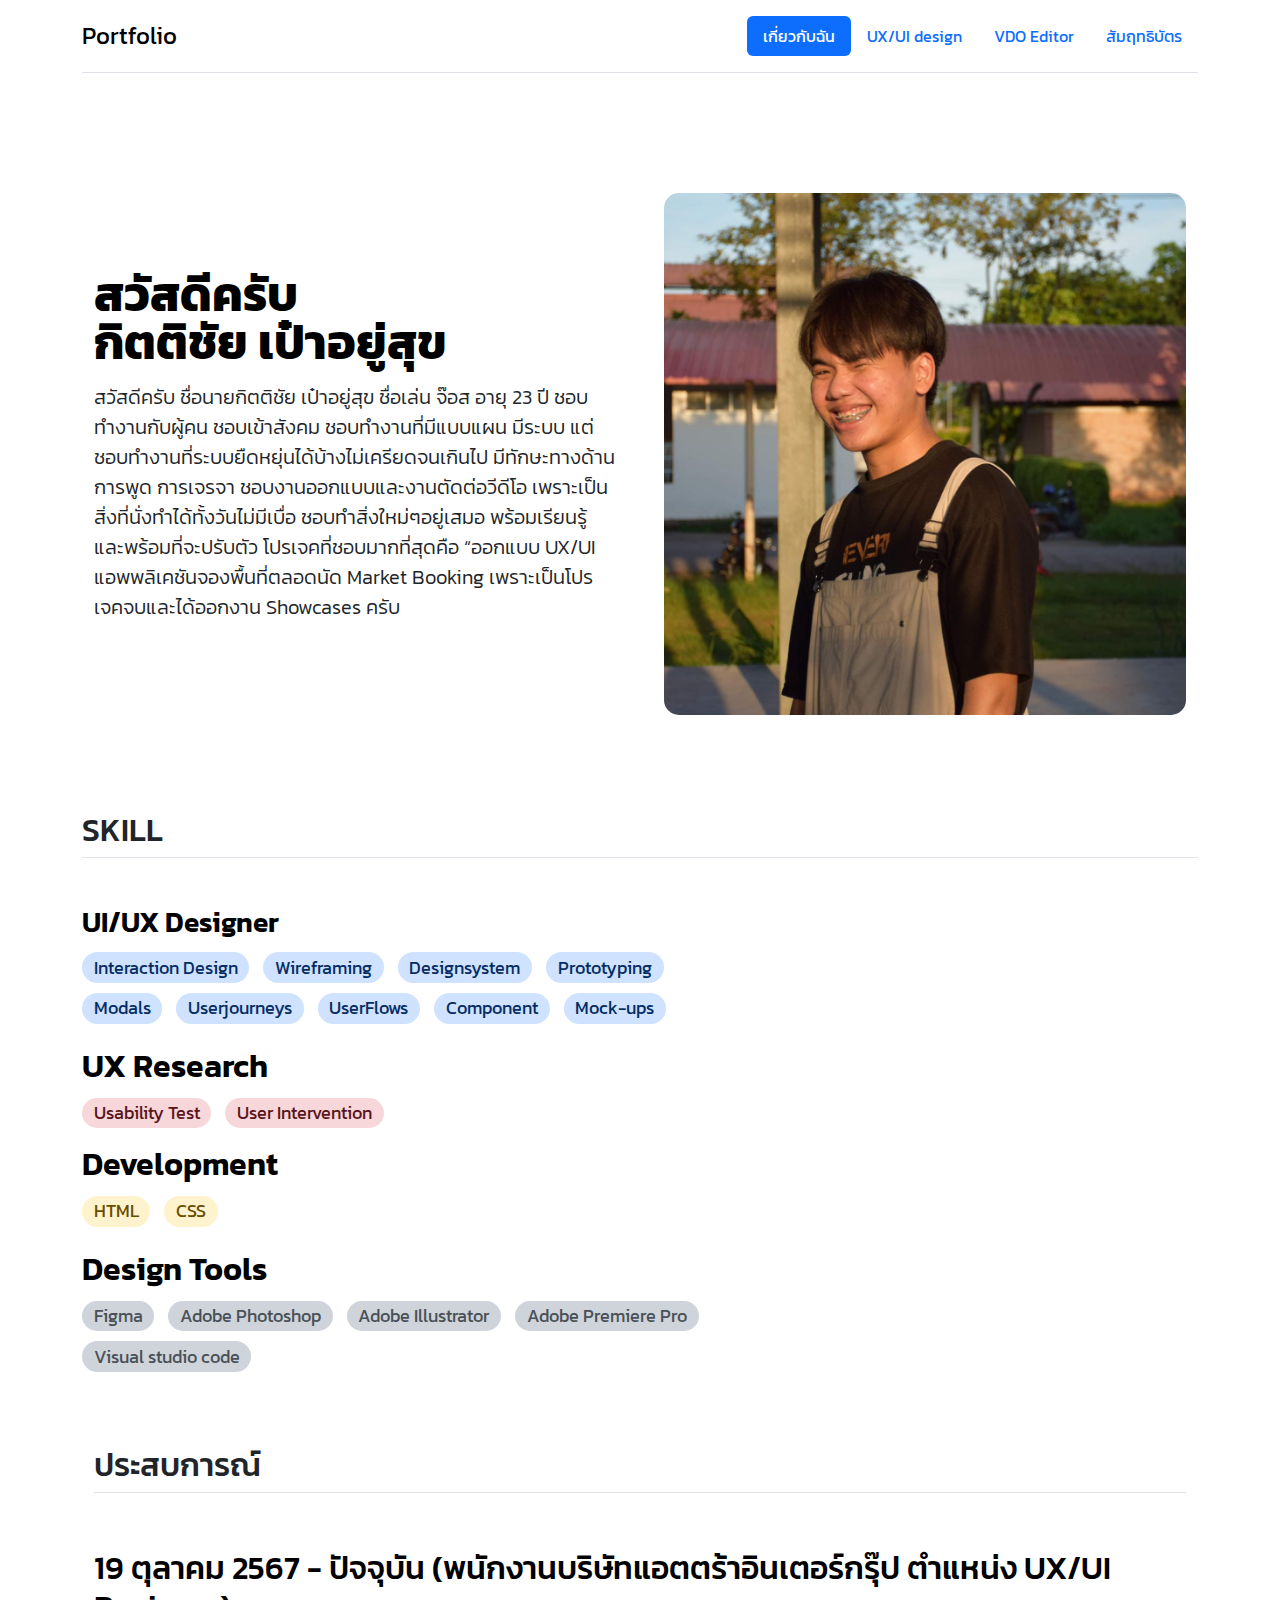
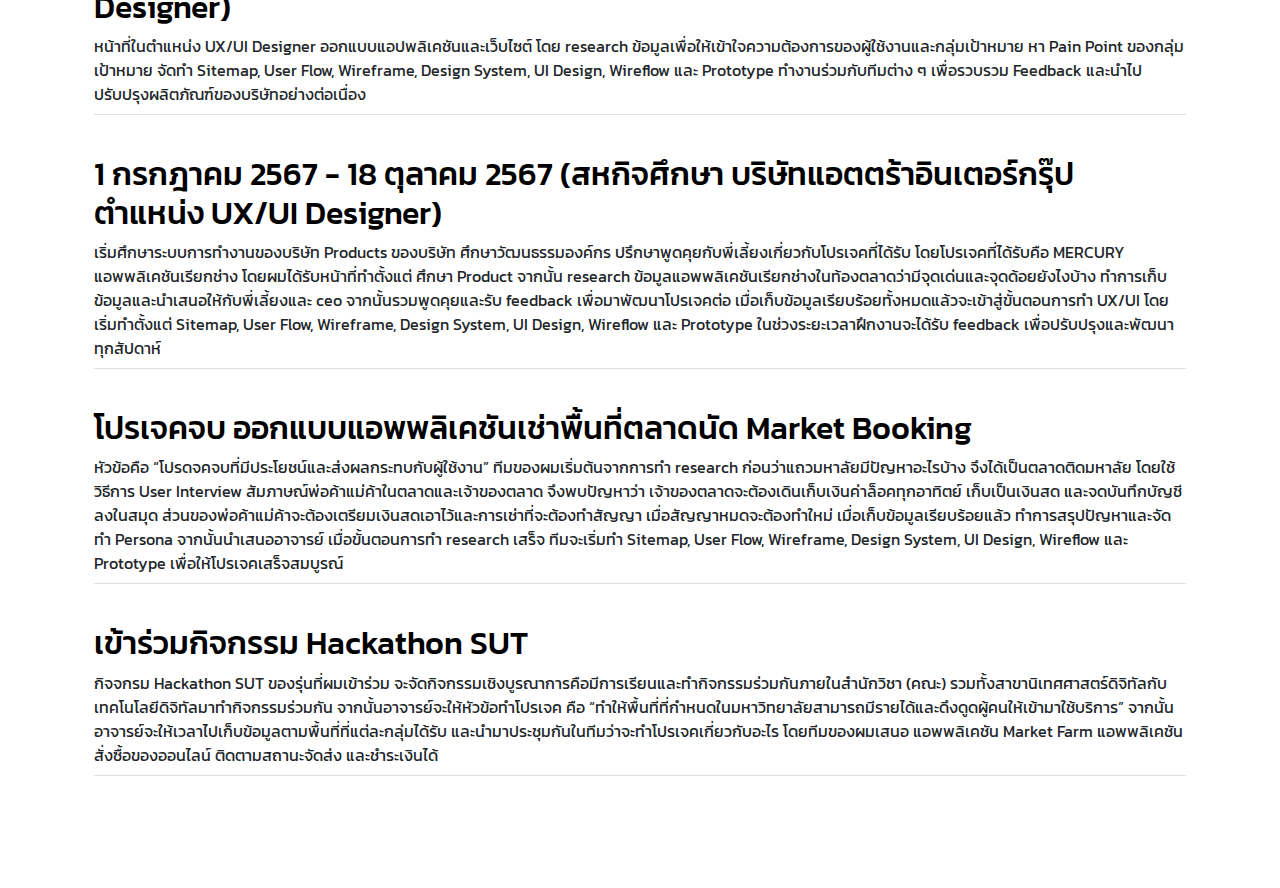
<file: index.html>
<!DOCTYPE html>
<html lang="en">

<head>
    <meta charset="UTF-8">
    <meta name="viewport" content="width=device-width, initial-scale=1.0">
    <title>Portfolio</title>

    <link rel="stylesheet" href="css/bootstrap.min.css">
    <link rel="stylesheet" href="css/style.css">

    <link rel="preconnect" href="https://fonts.googleapis.com">
    <link rel="preconnect" href="https://fonts.gstatic.com" crossorigin>
    <link
        href="https://fonts.googleapis.com/css2?family=Kanit:ital,wght@0,100;0,200;0,300;0,400;0,500;0,600;0,700;0,800;0,900;1,100;1,200;1,300;1,400;1,500;1,600;1,700;1,800;1,900&display=swap"
        rel="stylesheet">
</head>

<body>

    <!-- NavBar -->
    <div class="container">
        <header class="d-flex flex-wrap justify-content-center py-3 mb-4 border-bottom">
            <a href="/"
                class="d-flex align-items-center mb-3 mb-md-0 me-md-auto link-body-emphasis text-decoration-none">

                <span class="fs-4">Portfolio</span>
            </a>

            <ul class="nav nav-pills">
                <li class="nav-item"><a href="#" class="nav-link active" aria-current="page">เกี่ยวกับฉัน</a></li>
                <li class="nav-item"><a href="Design.html" class="nav-link">UX/UI design</a></li>
                <li class="nav-item"><a href="Editor.html" class="nav-link">VDO Editor</a></li>
                <li class="nav-item"><a href="certificate.html" class="nav-link">สัมฤทธิบัตร</a></li>
            </ul>
        </header>
    </div>
    <!-- End NavBar -->

    <!-- Hero -->
    <div class="container col-xxl-8 px-4 py-5">
        <div class="row flex-lg-row-reverse align-items-center g-5 py-5">
            <div class="col-10 col-sm-8 col-lg-6">
                <img src="img/306734688_3227551147574041_3974107875338018247_n.jpg" class="d-block mx-lg-auto img-fluid"
                    alt="Bootstrap Themes" width="700" height="500" loading="lazy" style="border-radius: 15px;">
            </div>
            <div class="col-lg-6">
                <h1 class="display-5 fw-bold text-body-emphasis lh-1 mb-3">สวัสดีครับ <br>กิตติชัย เป๋าอยู่สุข</h1>
                <p class="lead">สวัสดีครับ ชื่อนายกิตติชัย เป๋าอยู่สุข ชื่อเล่น จ๊อส อายุ 23 ปี ชอบทำงานกับผู้คน
                    ชอบเข้าสังคม ชอบทำงานที่มีแบบแผน มีระบบ แต่ชอบทำงานที่ระบบยืดหยุ่นได้บ้างไม่เครียดจนเกินไป
                    มีทักษะทางด้านการพูด การเจรจา ชอบงานออกแบบและงานตัดต่อวีดีโอ
                    เพราะเป็นสิ่งที่นั่งทำได้ทั้งวันไม่มีเบื่อ ชอบทำสิ่งใหม่ๆอยู่เสมอ พร้อมเรียนรู้และพร้อมที่จะปรับตัว
                    โปรเจคที่ชอบมากที่สุดคือ “ออกแบบ UX/UI แอพพลิเคชันจองพื้นที่ตลอดนัด Market Booking
                    เพราะเป็นโปรเจคจบและได้ออกงาน Showcases ครับ</Portal>
                </p>

            </div>
        </div>
    </div>
    <!-- End Hero -->

    <!-- Badgus1 -->
    <div class="container">
        <h2 class="pb-2 border-bottom">SKILL</h2>
        <div class="col-lg-7">
            <h3 class="display-10 fw-semibold  text-body-emphasis lh-1 mb-3" style="margin-top: 50px;">UI/UX Designer</h2>
                
                <span class="badge bg-primary-subtle fw-normal text-primary-emphasis rounded-pill"
                    style="font-size: 18px; margin-right: 10px; margin-bottom: 10px;">Interaction Design</span>

                <span class="badge bg-primary-subtle fw-normal text-primary-emphasis rounded-pill"
                    style="font-size: 18px; margin-right: 10px; margin-bottom: 10px;">Wireframing</span>

                <span class="badge bg-primary-subtle fw-normal text-primary-emphasis rounded-pill"
                    style="font-size: 18px; margin-right: 10px; margin-bottom: 10px;">Designsystem</span>

                <span class="badge bg-primary-subtle fw-normal text-primary-emphasis rounded-pill"
                    style="font-size: 18px; margin-right: 10px; margin-bottom: 10px;">Prototyping</span>

                <span class="badge bg-primary-subtle fw-normal text-primary-emphasis rounded-pill"
                    style="font-size: 18px; margin-right: 10px; margin-bottom: 10px;">Modals</span>

                <span class="badge bg-primary-subtle fw-normal text-primary-emphasis rounded-pill"
                    style="font-size: 18px; margin-right: 10px; margin-bottom: 10px;">Userjourneys</span>

                <span class="badge bg-primary-subtle fw-normal text-primary-emphasis rounded-pill"
                    style="font-size: 18px; margin-right: 10px; margin-bottom: 10px;">UserFlows</span>

                <span class="badge bg-primary-subtle fw-normal text-primary-emphasis rounded-pill"
                    style="font-size: 18px; margin-right: 10px; margin-bottom: 10px;">Component</span>

                <span class="badge bg-primary-subtle fw-normal text-primary-emphasis rounded-pill"
                    style="font-size: 18px; margin-right: 10px; margin-bottom: 10px;">Mock-ups</span>
                </p>
        </div>

        <div class="col-lg-7" style="margin-bottom: 10px;">
            <h2 class="display-10 fw-semibold text-body-emphasis lh-1 mb-3">UX Research</h2>

            <span class="badge bg-danger-subtle fw-normal text-danger-emphasis rounded-pill"
                style="font-size: 18px; margin-right: 10px; margin-bottom: 10px;">Usability Test</span>

            <span class="badge bg-danger-subtle fw-normal text-danger-emphasis rounded-pill"
                style="font-size: 18px; margin-right: 10px; margin-bottom: 10px;">User Intervention</span>
        </div>

        <div class="col-lg-7" style="margin-top: 10px;">
            <h2 class="display-10 fw-semibold text-body-emphasis lh-1 mb-3">Development</h2>

            <span class="badge bg-warning-subtle fw-normal text-warning-emphasis rounded-pill"
                style="font-size: 18px; margin-right: 10px; margin-bottom: 10px;">HTML</span>
            <span class="badge bg-warning-subtle fw-normal text-warning-emphasis rounded-pill"
                style="font-size: 18px; margin-right: 10px; margin-bottom: 10px;">CSS</span>
            </p>
        </div>

        <div class="col-lg-7">
            <h2 class="display-10 fw-semibold text-body-emphasis lh-1 mb-3">Design Tools</h2>

            <span class="badge bg-dark-subtle fw-normal text-dark-emphasis rounded-pill"
                style="font-size: 18px; margin-right: 10px; margin-bottom: 10px;">Figma</span>
            <span class="badge bg-dark-subtle fw-normal text-dark-emphasis rounded-pill"
                style="font-size: 18px; margin-right: 10px; margin-bottom: 10px;">Adobe
                Photoshop</span>
            <span class="badge bg-dark-subtle fw-normal text-dark-emphasis rounded-pill"
                style="font-size: 18px; margin-right: 10px; margin-bottom: 10px;">Adobe
                Illustrator</span>
            <span class="badge bg-dark-subtle fw-normal text-dark-emphasis rounded-pill"
                style="font-size: 18px; margin-right: 10px; margin-bottom: 10px;">Adobe Premiere
                Pro</span>
            <span class="badge bg-dark-subtle fw-normal text-dark-emphasis rounded-pill"
                style="font-size: 18px; margin-right: 10px; margin-bottom: 10px;">Visual studio
                code</span>
            </p>
        </div>
    </div>
    <!-- End Badgus1 -->



    <!-- ประสบการณ์ -->
    <div class="container px-4 py-5" id="featured-3">
        <h2 class="pb-2 border-bottom">ประสบการณ์</h2>
        <div class="row g-4 py-5 row-cols-1 row-cols-lg-">
            <div class="feature col">
                <h3 class="fs-2 text-body-emphasis">19 ตุลาคม 2567 - ปัจจุบัน (พนักงานบริษัทแอตตร้าอินเตอร์กรุ๊ป ตำแหน่ง
                    UX/UI Designer)</h3>
                <p class="pb-2 border-bottom">หน้าที่ในตำแหน่ง UX/UI Designer ออกแบบแอปพลิเคชันและเว็บไซต์ โดย research
                    ข้อมูลเพื่อให้เข้าใจความต้องการของผู้ใช้งานและกลุ่มเป้าหมาย หา Pain Point ของกลุ่มเป้าหมาย จัดทำ
                    Sitemap, User Flow, Wireframe, Design System, UI Design, Wireflow และ Prototype ทำงานร่วมกับทีมต่าง
                    ๆ เพื่อรวบรวม Feedback และนำไปปรับปรุงผลิตภัณฑ์ของบริษัทอย่างต่อเนื่อง</p>

            </div>
            <div class="feature col">

                <h3 class="fs-2 text-body-emphasis">1 กรกฎาคม 2567 - 18 ตุลาคม 2567 (สหกิจศึกษา
                    บริษัทแอตตร้าอินเตอร์กรุ๊ป ตำแหน่ง UX/UI Designer)</h3>

                <p class="pb-2 border-bottom">เริ่มศึกษาระบบการทำงานของบริษัท Products ของบริษัท ศึกษาวัฒนธรรมองค์กร
                    ปรึกษาพูดคุยกับพี่เลี้ยงเกี่ยวกับโปรเจคที่ได้รับ โดยโปรเจคที่ได้รับคือ MERCURY แอพพลิเคชันเรียกช่าง
                    โดยผมได้รับหน้าที่ทำตั้งแต่ ศึกษา Product จากนั้น research
                    ข้อมูลแอพพลิเคชันเรียกช่างในท้องตลาดว่ามีจุดเด่นและจุดด้อยยังไงบ้าง
                    ทำการเก็บข้อมูลและนำเสนอให้กับพี่เลี้ยงและ ceo จากนั้นรวมพูดคุยและรับ feedback เพื่อมาพัฒนาโปรเจคต่อ
                    เมื่อเก็บข้อมูลเรียบร้อยทั้งหมดแล้วจะเข้าสู่ขั้นตอนการทำ UX/UI โดยเริ่มทำตั้งแต่ Sitemap, User Flow,
                    Wireframe, Design System, UI Design, Wireflow และ Prototype ในช่วงระยะเวลาฝึกงานจะได้รับ feedback
                    เพื่อปรับปรุงและพัฒนาทุกสัปดาห์</p>

            </div>
            <div class="feature col">

                <h3 class="fs-2 text-body-emphasis">โปรเจคจบ ออกแบบแอพพลิเคชันเช่าพื้นที่ตลาดนัด Market Booking</h3>
                <p class="pb-2 border-bottom">หัวข้อคือ “โปรดจคจบที่มีประโยชน์และส่งผลกระทบกับผู้ใช้งาน”
                    ทีมของผมเริ่มต้นจากการทำ research
                    ก่อนว่าแถวมหาลัยมีปัญหาอะไรบ้าง จึงได้เป็นตลาดติดมหาลัย โดยใช้วิธีการ User Interview
                    สัมภาษณ์พ่อค้าแม่ค้าในตลาดและเจ้าของตลาด จึงพบปัญหาว่า
                    เจ้าของตลาดจะต้องเดินเก็บเงินค่าล็อคทุกอาทิตย์ เก็บเป็นเงินสด และจดบันทึกบัญชีลงในสมุด
                    ส่วนของพ่อค้าแม่ค้าจะต้องเตรียมเงินสดเอาไว้และการเช่าที่จะต้องทำสัญญา เมื่อสัญญาหมดจะต้องทำใหม่
                    เมื่อเก็บข้อมูลเรียบร้อยแล้ว ทำการสรุปปัญหาและจัดทำ Persona จากนั้นนำเสนออาจารย์ เมื่อขั้นตอนการทำ
                    research เสร็จ ทีมจะเริ่มทำ Sitemap, User Flow, Wireframe, Design System, UI Design, Wireflow และ
                    Prototype เพื่อให้โปรเจคเสร็จสมบูรณ์</p>

                </a>
            </div>

            <div class="feature col">
                <h3 class="fs-2 text-body-emphasis">เข้าร่วมกิจกรรม Hackathon SUT</h3>
                <p class="pb-2 border-bottom">กิจจกรม Hackathon SUT ของรุ่นที่ผมเข้าร่วม
                    จะจัดกิจกรรมเชิงบูรณาการคือมีการเรียนและทำกิจกรรมร่วมกันภายในสำนักวิชา (คณะ)
                    รวมทั้งสาขานิเทศศาสตร์ดิจิทัลกับเทคโนโลยีดิจิทัลมาทำกิจกรรมร่วมกัน จากนั้นอาจารย์จะให้หัวข้อทำโปรเจค
                    คือ “ทำให้พื้นที่ที่กำหนดในมหาวิทยาลัยสามารถมีรายได้และดึงดูดผู้คนให้เข้ามาใช้บริการ”
                    จากนั้นอาจารย์จะให้เวลาไปเก็บข้อมูลตามพื้นที่ที่แต่ละกลุ่มได้รับ
                    และนำมาประชุมกันในทีมว่าจะทำโปรเจคเกี่ยวกับอะไร โดยทีมของผมเสนอ แอพพลิเคชัน Market Farm
                    แอพพลิเคชันสั่งซื้อของออนไลน์ ติดตามสถานะจัดส่ง และชำระเงินได้</p>

            </div>
        </div>
    </div>
    <!-- จบ ประสบการณ์ -->






    <script src="js/bootstrap.min.js"></script>

</body>

</html>
</file>
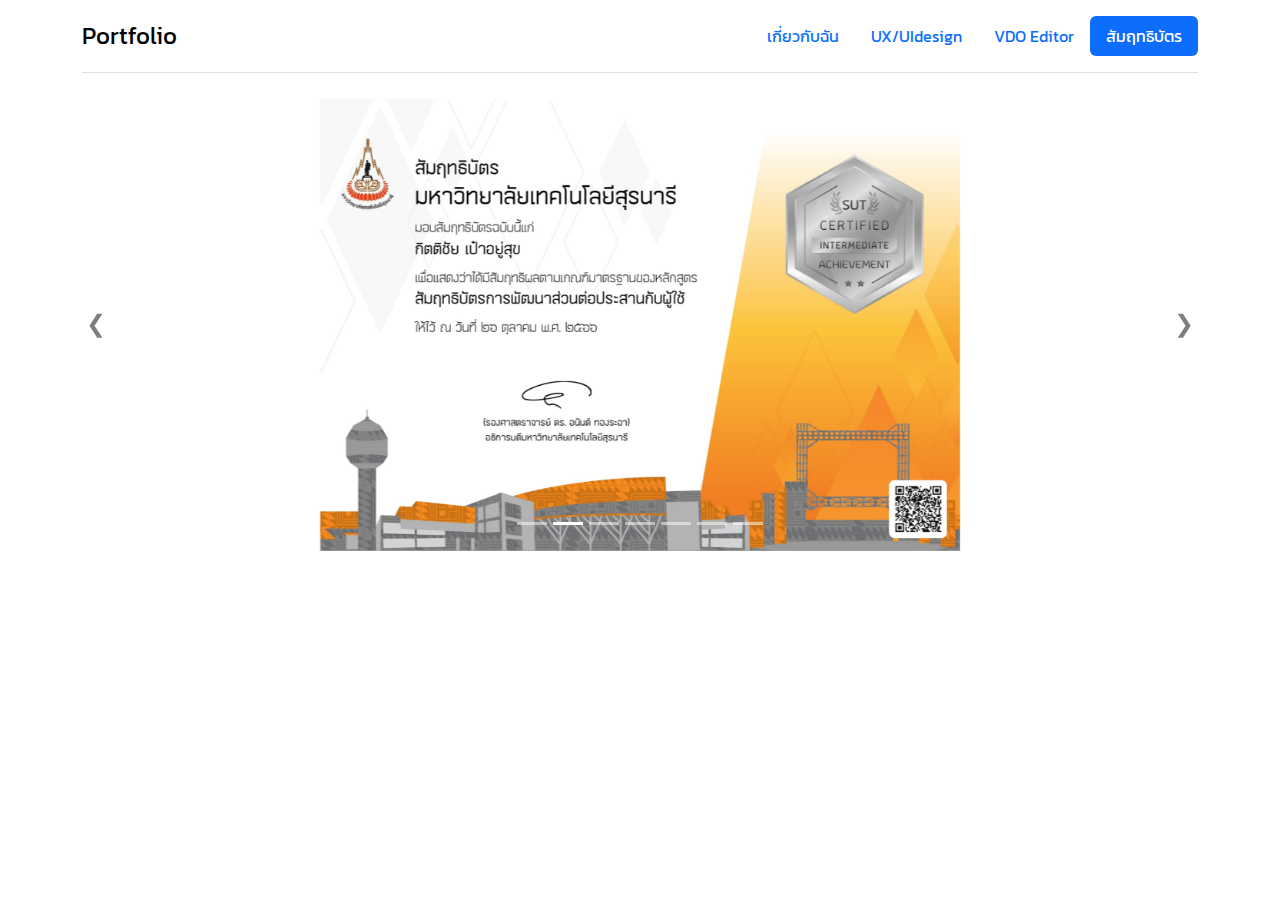
<file: certificate.html>
<!DOCTYPE html>
<html lang="en">

<head>
    <meta charset="UTF-8">
    <meta name="viewport" content="width=device-width, initial-scale=1.0">
    <title>Portfolio</title>

    <link rel="stylesheet" href="css/bootstrap.min.css">
    <link rel="stylesheet" href="css/style.css">

    <link rel="preconnect" href="https://fonts.googleapis.com">
    <link rel="preconnect" href="https://fonts.gstatic.com" crossorigin>
    <link
        href="https://fonts.googleapis.com/css2?family=Kanit:ital,wght@0,100;0,200;0,300;0,400;0,500;0,600;0,700;0,800;0,900;1,100;1,200;1,300;1,400;1,500;1,600;1,700;1,800;1,900&display=swap"
        rel="stylesheet">
</head>

<body>
    <!-- NavBar -->
    <div class="container">
        <header class="d-flex flex-wrap justify-content-center py-3 mb-4 border-bottom">
            <a href="/"
                class="d-flex align-items-center mb-3 mb-md-0 me-md-auto link-body-emphasis text-decoration-none">

                <span class="fs-4">Portfolio</span>
            </a>

            <ul class="nav nav-pills">
                <li class="nav-item"><a href="index.html" class="nav-link">เกี่ยวกับฉัน</a></li>
                <li class="nav-item"><a href="Design.html" class="nav-link">UX/UIdesign</a></li>
                <li class="nav-item"><a href="Editor.html" class="nav-link">VDO Editor</a></li>
                <li class="nav-item"><a href="certificate.html" class="nav-link active" aria-current="page">สัมฤทธิบัตร</a></li>
            </ul>
        </header>
    </div>
    <!-- End NavBar -->

    <div id="myCarousel" class="carousel slide mb-6" data-bs-ride="carousel">
        <div class="carousel-indicators">                                       
          <button type="button" data-bs-target="#myCarousel" data-bs-slide-to="0" class="" aria-label="Slide 1"></button>
          <button type="button" data-bs-target="#myCarousel" data-bs-slide-to="1" aria-label="Slide 2" class="active" aria-current="true"></button>
          <button type="button" data-bs-target="#myCarousel" data-bs-slide-to="2" aria-label="Slide 3" class=""></button>
          <button type="button" data-bs-target="#myCarousel" data-bs-slide-to="3" aria-label="Slide 4" class=""></button>
          <button type="button" data-bs-target="#myCarousel" data-bs-slide-to="4" aria-label="Slide 5" class=""></button>
          <button type="button" data-bs-target="#myCarousel" data-bs-slide-to="5" aria-label="Slide 6" class=""></button>
          <button type="button" data-bs-target="#myCarousel" data-bs-slide-to="6" aria-label="Slide 7" class=""></button>
        </div>
        <div class="carousel-inner">
          <div class="carousel-item text-center">
            <img class="bd-placeholder-img" width="50%" height="50%" img src="certificate/Property 1=Frame 58846.png" aria-hidden="true" preserveAspectRatio="xMidYMid slice" focusable="false"><rect width="100%" height="100%" fill="var(--bs-secondary-color)"></rect></svg>
            
          </div>
          <div class="carousel-item active text-center ">
            <img class="bd-placeholder-img" width="50%" height="50%" img src="certificate/Property 1=Frame 58847.png" aria-hidden="true" preserveAspectRatio="xMidYMid slice" focusable="false"><rect width="100%" height="100%" fill="var(--bs-secondary-color)"></rect></img>
            
          </div>
          <div class="carousel-item text-center ">
            <img class="bd-placeholder-img" width="50%" height="50%" img src="certificate/Property 1=Frame 58848.png" aria-hidden="true" preserveAspectRatio="xMidYMid slice" focusable="false"><rect width="100%" height="100%" fill="var(--bs-secondary-color)"></rect></img>
            
          </div>

          <div class="carousel-item text-center ">
            <img class="bd-placeholder-img" width="50%" height="50%" img src="certificate/Property 1=Frame 58849.png" aria-hidden="true" preserveAspectRatio="xMidYMid slice" focusable="false"><rect width="100%" height="100%" fill="var(--bs-secondary-color)"></rect></img>
            
          </div>

          <div class="carousel-item text-center ">
            <img class="bd-placeholder-img" width="50%" height="50%" img src="certificate/Property 1=Frame 58850.png" aria-hidden="true" preserveAspectRatio="xMidYMid slice" focusable="false"><rect width="100%" height="100%" fill="var(--bs-secondary-color)"></rect></img>
            
          </div>

          <div class="carousel-item text-center ">
            <img class="bd-placeholder-img" width="50%" height="50%" img src="certificate/Property 1=Frame 58851.png" aria-hidden="true" preserveAspectRatio="xMidYMid slice" focusable="false"><rect width="100%" height="100%" fill="var(--bs-secondary-color)"></rect></img>
            
          </div>

          <div class="carousel-item text-center ">
            <img class="bd-placeholder-img" width="50%" height="50%" img src="certificate/Slide 16_9 - 16.png" aria-hidden="true" preserveAspectRatio="xMidYMid slice" focusable="false"><rect width="100%" height="100%" fill="var(--bs-secondary-color)"></rect></img>
            
          </div>
        </div>
        <button class="carousel-control-prev" type="button" data-bs-target="#myCarousel" data-bs-slide="prev">
            <span aria-hidden="true" style="font-size: 24px; color: black;">&#10094;</span> <!-- ลูกศรซ้าย -->
            <span class="visually-hidden">Previous</span>
        </button>
        
        <button class="carousel-control-next" type="button" data-bs-target="#myCarousel" data-bs-slide="next">
            <span aria-hidden="true" style="font-size: 24px; color: black;">&#10095;</span> <!-- ลูกศรขวา -->
            <span class="visually-hidden">Next</span>
        </button>
      </div>

    <script src="js/bootstrap.min.js"></script>
</body>
</file>
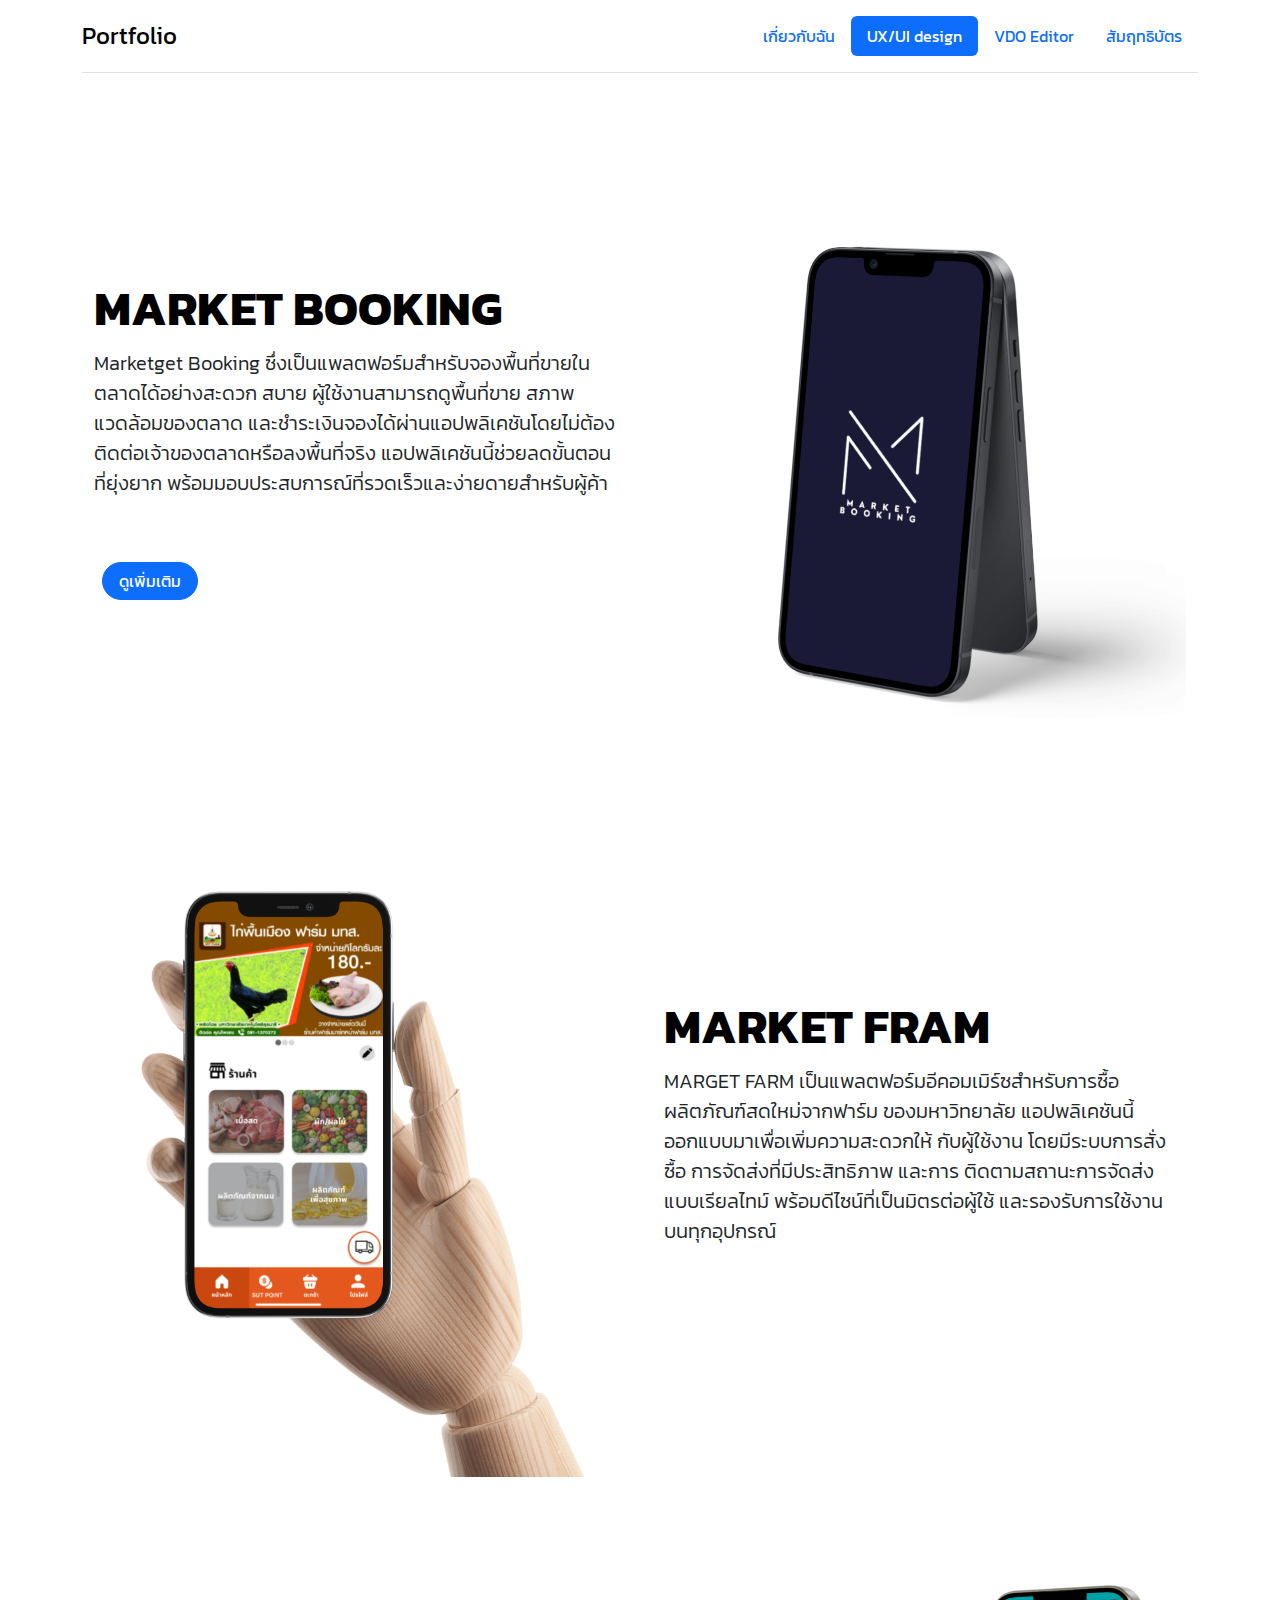
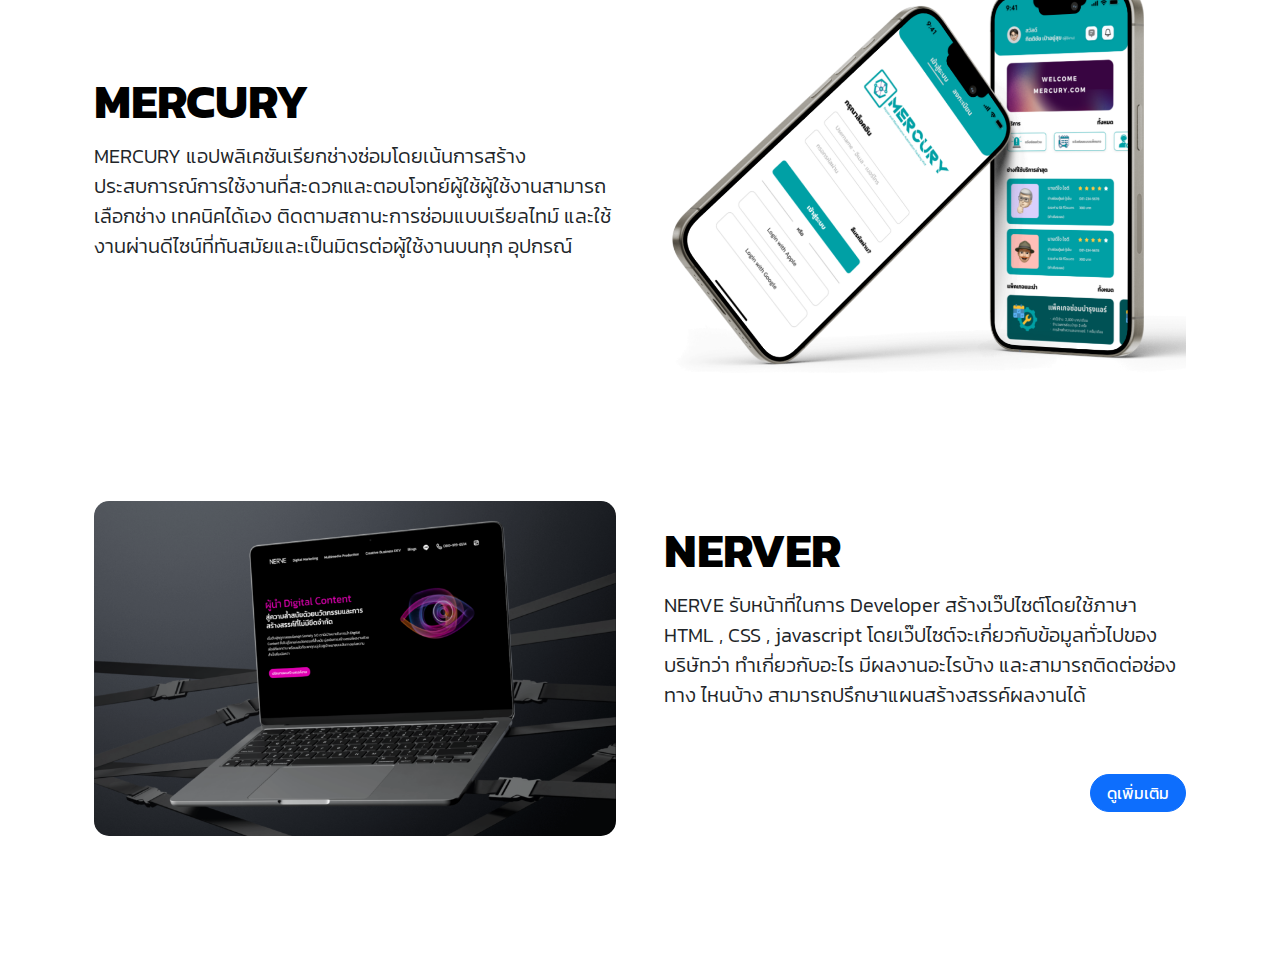
<file: Design.html>
<!DOCTYPE html>
<html lang="en">

<head>
    <meta charset="UTF-8">
    <meta name="viewport" content="width=device-width, initial-scale=1.0">
    <title>Portfolio</title>

    <link rel="stylesheet" href="css/bootstrap.min.css">
    <link rel="stylesheet" href="css/style.css">

    <link rel="preconnect" href="https://fonts.googleapis.com">
    <link rel="preconnect" href="https://fonts.gstatic.com" crossorigin>
    <link
        href="https://fonts.googleapis.com/css2?family=Kanit:ital,wght@0,100;0,200;0,300;0,400;0,500;0,600;0,700;0,800;0,900;1,100;1,200;1,300;1,400;1,500;1,600;1,700;1,800;1,900&display=swap"
        rel="stylesheet">
</head>

<body>

    <body>

        <!-- NavBar -->
        <div class="container">
            <header class="d-flex flex-wrap justify-content-center py-3 mb-4 border-bottom">
                <a href="/"
                    class="d-flex align-items-center mb-3 mb-md-0 me-md-auto link-body-emphasis text-decoration-none">

                    <span class="fs-4">Portfolio</span>
                </a>

                <ul class="nav nav-pills">
                    <li class="nav-item"><a href="index.html" class="nav-link">เกี่ยวกับฉัน</a></li>
                    <li class="nav-item"><a href="Design.html" class="nav-link active" aria-current="page">UX/UI
                            design</a></li>
                    <li class="nav-item"><a href="Editor.html" class="nav-link">VDO Editor</a></li>
                    <li class="nav-item"><a href="certificate.html" class="nav-link">สัมฤทธิบัตร</a></li>
                </ul>
            </header>
        </div>
        <!-- End NavBar -->



        <!-- Hero -->
        <div class="container col-xxl-8 px-4 py-5">
            <div class="row flex-lg-row-reverse align-items-center g-5 py-5">
                <div class="col-10 col-sm-8 col-lg-6">
                    <img src="img/iPhone 13.png" class="d-block mx-lg-auto img-fluid" alt="Bootstrap Themes" width="700"
                        height="500" loading="lazy" style="border-radius: 15px;">
                </div>
                <div class="col-lg-6">
                    <h1 class="display-5 fw-bold text-body-emphasis lh-1 mb-3">MARKET BOOKING</h1>
                    <p class="lead">Marketget Booking ซึ่งเป็นแพลตฟอร์มสำหรับจองพื้นที่ขายในตลาดได้อย่างสะดวก
                        สบาย ผู้ใช้งานสามารถดูพื้นที่ขาย สภาพแวดล้อมของตลาด
                        และชำระเงินจองได้ผ่านแอปพลิเคชันโดยไม่ต้องติดต่อเจ้าของตลาดหรือลงพื้นที่จริง
                        แอปพลิเคชันนี้ช่วยลดขั้นตอนที่ยุ่งยาก พร้อมมอบประสบการณ์ที่รวดเร็วและง่ายดายสำหรับผู้ค้า
                        </Portal>
                    </p>

                    <div class="d-flex gap-2 justify-content py-5">
                    <a href="#"></a><button class="btn btn-primary rounded-pill px-3"style="font-size: 16px;"" type="button">ดูเพิ่มเติม</button>
                      </div>

                </div>

                <div class="col-lg-6">
                    <h1 class="display-5 fw-bold text-body-emphasis lh-1 mb-3">MARKET FRAM</h1>
                    <p class="lead">MARGET FARM เป็นแพลตฟอร์มอีคอมเมิร์ซสำหรับการซื้อผลิตภัณฑ์สดใหม่จากฟาร์ม
                        ของมหาวิทยาลัย แอปพลิเคชันนี้ออกแบบมาเพื่อเพิ่มความสะดวกให้
                        กับผู้ใช้งาน โดยมีระบบการสั่งซื้อ การจัดส่งที่มีประสิทธิภาพ และการ
                        ติดตามสถานะการจัดส่งแบบเรียลไทม์ พร้อมดีไซน์ที่เป็นมิตรต่อผู้ใช้
                        และรองรับการใช้งานบนทุกอุปกรณ์
                        </Portal>
                    </p>

                </div>

                <div class="col-10 col-sm-8 col-lg-6">
                    <img src="img/MARKET FRAM.png" class="d-block mx-lg-auto img-fluid" alt="Bootstrap Themes" width="700"
                        height="500" loading="lazy" style="border-radius: 15px;">
                </div>

                <div class="col-10 col-sm-8 col-lg-6">
                    <img src="img/MERCURY.png" class="d-block mx-lg-auto img-fluid" alt="Bootstrap Themes" width="700"
                        height="500" loading="lazy" style="border-radius: 15px;">
                </div>
                <div class="col-lg-6">
                    <h1 class="display-5 fw-bold text-body-emphasis lh-1 mb-3">MERCURY</h1>
                    <p class="lead">MERCURY 
                        แอปพลิเคชันเรียกช่างซ่อมโดยเน้นการสร้างประสบการณ์การใช้งานที่สะดวกและตอบโจทย์ผู้ใช้ผู้ใช้งานสามารถเลือกช่าง
                        เทคนิคได้เอง ติดตามสถานะการซ่อมแบบเรียลไทม์ และใช้งานผ่านดีไซน์ที่ทันสมัยและเป็นมิตรต่อผู้ใช้งานบนทุก
                        อุปกรณ์
                        </Portal>
                    </p>

                </div>

                <div class="col-lg-6">
                    <h1 class="display-5 fw-bold text-body-emphasis lh-1 mb-3" style="margin-top: 50px;">NERVER</h1>
                    <p class="lead">NERVE
                        รับหน้าที่ในการ Developer สร้างเว๊ปไซต์โดยใช้ภาษา HTML , CSS , javascript โดยเว๊ปไซต์จะเกี่ยวกับข้อมูลทั่วไปของบริษัทว่า
                        ทำเกี่ยวกับอะไร มีผลงานอะไรบ้าง และสามารถติดต่อช่องทาง
                        ไหนบ้าง สามารถปรึกษาแผนสร้างสรรค์ผลงานได้
                        </Portal>
                    </p>

                    <div class="d-flex gap-2 justify-content-end py-5">
                        <a href="https://nervecreative.co.th/NERVE.html"> <button class="btn btn-primary rounded-pill px-3"style="font-size: 16px;"type="button">ดูเพิ่มเติม</button> </a>
                    </div>

                </div>

                <div class="col-10 col-sm-8 col-lg-6">
                    <img src="img/NERVER.png" class="d-block mx-lg-auto img-fluid" alt="Bootstrap Themes" width="700"
                        height="500" loading="lazy" style="border-radius: 15px;">
                </div>

            </div>
        </div>
        <!-- End Hero -->
         


        <script src="js/bootstrap.min.js"></script>
    </body>
</file>
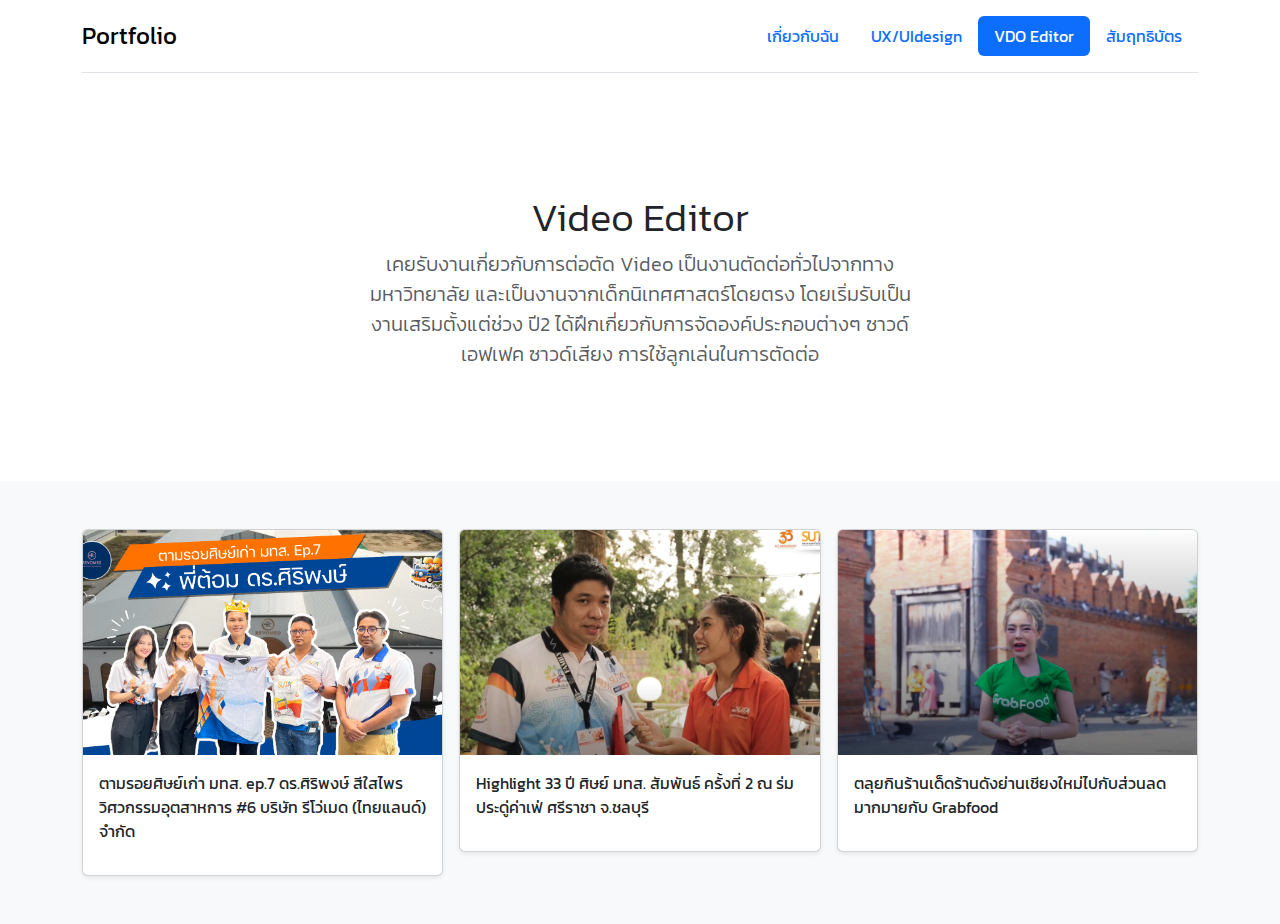
<file: Editor.html>
<!DOCTYPE html>
<html lang="en">

<head>
    <meta charset="UTF-8">
    <meta name="viewport" content="width=device-width, initial-scale=1.0">
    <title>Portfolio</title>

    <link rel="stylesheet" href="css/bootstrap.min.css">
    <link rel="stylesheet" href="css/style.css">

    <link rel="preconnect" href="https://fonts.googleapis.com">
    <link rel="preconnect" href="https://fonts.gstatic.com" crossorigin>
    <link
        href="https://fonts.googleapis.com/css2?family=Kanit:ital,wght@0,100;0,200;0,300;0,400;0,500;0,600;0,700;0,800;0,900;1,100;1,200;1,300;1,400;1,500;1,600;1,700;1,800;1,900&display=swap"
        rel="stylesheet">
</head>

<body>

    <!-- NavBar -->
    <div class="container">
        <header class="d-flex flex-wrap justify-content-center py-3 mb-4 border-bottom">
            <a href="/"
                class="d-flex align-items-center mb-3 mb-md-0 me-md-auto link-body-emphasis text-decoration-none">

                <span class="fs-4">Portfolio</span>
            </a>

            <ul class="nav nav-pills">
                <li class="nav-item"><a href="index.html" class="nav-link">เกี่ยวกับฉัน</a></li>
                <li class="nav-item"><a href="Design.html" class="nav-link">UX/UIdesign</a></li>
                <li class="nav-item"><a href="Editor.html" class="nav-link active" aria-current="page">VDO Editor</a>
                </li>
                <li class="nav-item"><a href="certificate.html" class="nav-link">สัมฤทธิบัตร</a></li>
            </ul>
        </header>
    </div>
    <!-- End NavBar -->

    <main>

        <section class="py-5 text-center container">
            <div class="row py-lg-5">
                <div class="col-lg-6 col-md-8 mx-auto">
                    <h1 class="fw-light">Video Editor</h1>
                    <p class="lead text-body-secondary">เคยรับงานเกี่ยวกับการต่อตัด Video
                        เป็นงานตัดต่อทั่วไปจากทางมหาวิทยาลัย และเป็นงานจากเด็กนิเทศศาสตร์โดยตรง
                        โดยเริ่มรับเป็นงานเสริมตั้งแต่ช่วง ปี2 ได้ฝึกเกี่ยวกับการจัดองค์ประกอบต่างๆ ซาวด์เอฟเฟค
                        ซาวด์เสียง การใช้ลูกเล่นในการตัดต่อ</p>

                </div>
            </div>
        </section>

        <div class="album py-5 bg-body-tertiary">
            <div class="container">

                <div class="row row-cols-1 row-cols-sm-2 row-cols-md-3 g-3">
                    <div class="col">
                        <div class="card shadow-sm">
                            <a href="https://www.youtube.com/watch?v=mN2EDrbQF-U&t=211s"><img
                                    class="bd-placeholder-img card-img-top" width="100%" height="225" img
                                    src="img/ตัดต่อ1.png" role="img" aria-label="Placeholder: Thumbnail"
                                    preserveAspectRatio="xMidYMid slice" style="object-fit: cover;" focusable="false">
                            </a>

                            </img>
                            <div class="card-body">
                                <p class="card-text">ตามรอยศิษย์เก่า มทส. ep.7 ดร.ศิริพงษ์ สีใสไพรวิศวกรรมอุตสาหการ #6
                                    บริษัท รีโว่เมด (ไทยแลนด์) จํากัด</p>
                                <div class="d-flex justify-content-between align-items-center">

                                </div>
                            </div>
                        </div>
                    </div>

                    <div class="col">
                        <div class="card shadow-sm">
                            <a href="https://www.youtube.com/watch?v=vuUM7AE53_8&t=74s"><img
                                    class="bd-placeholder-img card-img-top" width="100%" height="225" img
                                    src="img/Highlight 33 ปี.png" role="img" aria-label="Placeholder: Thumbnail"
                                    preserveAspectRatio="xMidYMid slice" style="object-fit: cover;" focusable="false">
                            </a>

                            <div class="card-body">
                                <p class="card-text">Highlight 33 ปี ศิษย์ มทส. สัมพันธ์ ครั้งที่ 2 ณ ร่มประดู่ค่าเฟ่
                                    ศรีราชา จ.ชลบุรี</p>
                                <div class="d-flex justify-content-between align-items-center">

                                </div>
                            </div>
                        </div>
                    </div>
                    <div class="col">
                        <div class="card shadow-sm">
                            <a
                                href="https://drive.google.com/file/d/1WLcBwk_AUrF9fVM55RAz5Qco3yfRY81d/view?usp=sharing"><img
                                    class="bd-placeholder-img card-img-top" width="100%" height="225" img
                                    src="img/Grabfood.png" role="img" aria-label="Placeholder: Thumbnail"
                                    preserveAspectRatio="xMidYMid slice" style="object-fit: cover;"
                                    focusable="false"></a>

                            <div class="card-body">
                                <p class="card-text">ตลุยกินร้านเด็ดร้านดังย่านเชียงใหม่ไปกับส่วนลดมากมายกับ Grabfood
                                    <br>
                                </p>
                                <div class="d-flex justify-content-between align-items-center">

                                </div>
                            </div>
                        </div>
                    </div>


    </main>

    <script src="js/bootstrap.min.js"></script>
</body>
</file>
<file: css/style.css>
body{
    font-family: 'Kanit';
}
</file>
